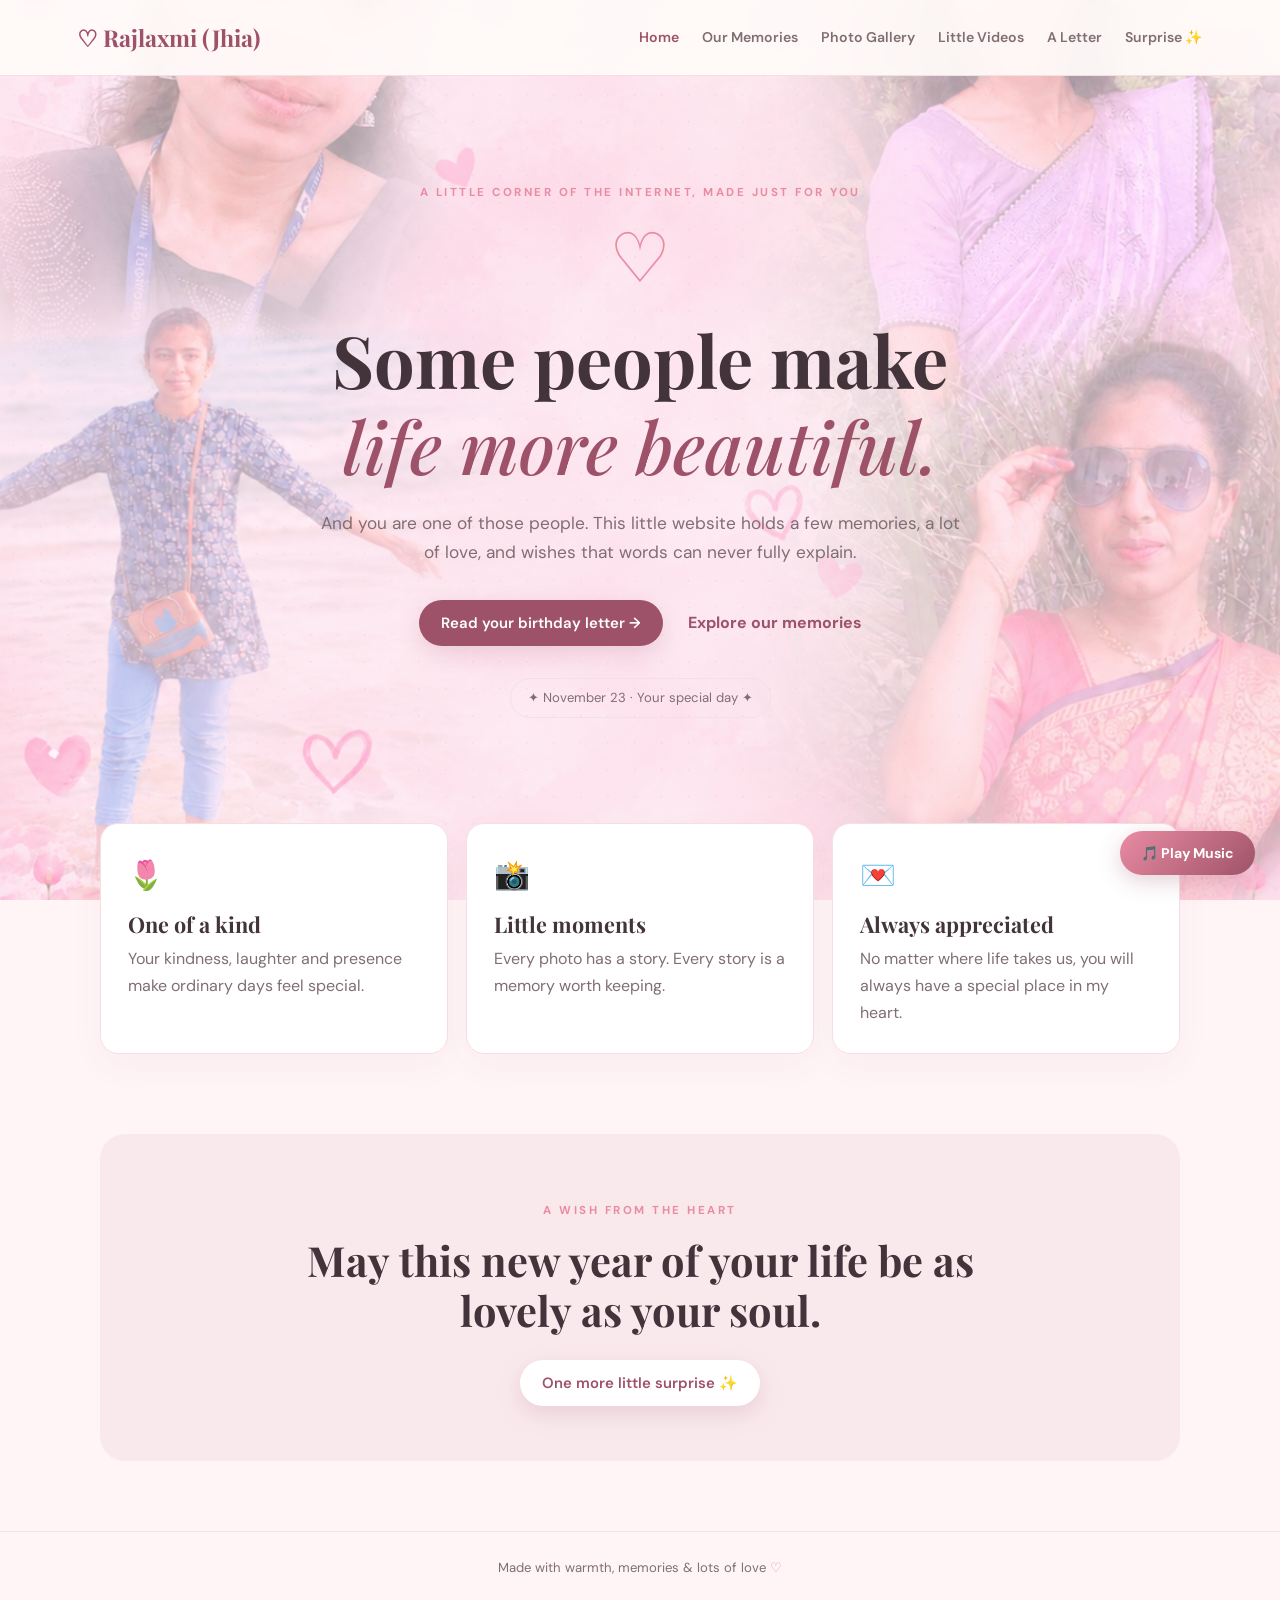
<file: forever_birthday_website/index.html>
<!DOCTYPE html>
<html lang="en">

<head>
    <meta charset="UTF-8">
    <meta name="viewport" content="width=device-width, initial-scale=1.0">
    <meta name="theme-color" content="#fff4f6">

    <title>For Someone Special ♡</title>

    <!-- Google Fonts -->
    <link rel="preconnect" href="https://fonts.googleapis.com">
    <link rel="preconnect" href="https://fonts.gstatic.com" crossorigin>

    <link href="https://fonts.googleapis.com/css2?family=DM+Sans:wght@400;500;600;700&family=Playfair+Display:wght@500;600;700&display=swap"
          rel="stylesheet">

    <!-- Existing CSS -->
    <link rel="stylesheet" href="./css/style.css">

    <!-- WATERMARK BACKGROUND CSS -->
   
    <style>
    body {
        position: relative;
        isolation: isolate;
        background-color: #fff4f6;
    }

    body::before {
        content: "";
        position: fixed;
        inset: 0;
        z-index: -1;
        pointer-events: none;

        background-image:
            linear-gradient(
                rgba(255, 244, 248, 0.20),
                rgba(255, 244, 248, 0.20)
            ),
            url("./assets/photos/rajlaxmi-watermark.png");

        background-size: cover;
        background-position: center;
        background-repeat: no-repeat;
    }

    /* Mobile screens */
    @media (max-width: 768px) {
        body::before {
            position: fixed;
            inset: 0;

            background-size: 100% auto;
            background-position: top center;
            background-repeat: repeat-y;
        }
    }
</style>

</head>

<body>

    <!-- Background Hearts -->
    <div class="hearts-bg" aria-hidden="true"></div>

    <!-- BACKGROUND BIRTHDAY MUSIC -->
    <audio id="bgMusic" loop preload="auto">
        <source src="./assets/music/Birthday-song.mp3" type="audio/mpeg">
    </audio>

    <!-- Music Control -->
    <button
        id="musicBtn"
        class="music-control"
        type="button"
        aria-label="Play background music">
        🎵 Play Music
    </button>

    <!-- HEADER / NAVIGATION -->
    <header class="site-header">

        <a class="brand" href="index.html">
            ♡ <span>Rajlaxmi (Jhia)</span>
        </a>

        <button
            class="menu-toggle"
            type="button"
            aria-label="Toggle navigation"
            aria-expanded="false">
            ☰
        </button>

        <nav class="nav" aria-label="Main navigation">

            <a class="active" href="index.html">Home</a>

            <a href="memories.html">Our Memories</a>

            <a href="gallery.html">Photo Gallery</a>

            <a href="videos.html">Little Videos</a>

            <a href="letter.html">A Letter</a>

            <a href="surprise.html">Surprise ✨</a>

        </nav>

    </header>

    <!-- MAIN CONTENT -->
    <main>

        <!-- HERO SECTION -->
        <section class="hero">

            <p class="eyebrow">
                A little corner of the internet, made just for you
            </p>

            <div class="hero-heart">♡</div>

            <h1>
                Some people make<br>
                <em>life more beautiful.</em>
            </h1>

            <p class="hero-copy">
                And you are one of those people. This little website holds a few
                memories, a lot of love, and wishes that words can never fully explain.
            </p>

            <div class="hero-actions">

                <a class="btn" href="letter.html">
                    Read your birthday letter <span>→</span>
                </a>

                <a class="text-link" href="gallery.html">
                    Explore our memories
                </a>

            </div>

            <div class="date-pill">
                ✦ November 23 · Your special day ✦
            </div>

        </section>

        <!-- INTRODUCTION CARDS -->
        <section class="intro-grid wrap">

            <article class="soft-card">

                <span class="card-icon">🌷</span>

                <h2>One of a kind</h2>

                <p>
                    Your kindness, laughter and presence make ordinary days feel special.
                </p>

            </article>

            <article class="soft-card">

                <span class="card-icon">📸</span>

                <h2>Little moments</h2>

                <p>
                    Every photo has a story. Every story is a memory worth keeping.
                </p>

            </article>

            <article class="soft-card">

                <span class="card-icon">💌</span>

                <h2>Always appreciated</h2>

                <p>
                    No matter where life takes us, you will always have a special place in my heart.
                </p>

            </article>

        </section>

        <!-- CLOSING SECTION -->
        <section class="closing wrap">

            <p class="eyebrow">
                A wish from the heart
            </p>

            <h2>
                May this new year of your life be as lovely as your soul.
            </h2>

            <a class="btn btn-light" href="surprise.html">
                One more little surprise ✨
            </a>

        </section>

    </main>

    <!-- FOOTER -->
    <footer>
        Made with warmth, memories & lots of love <span>♡</span>
    </footer>

    <!-- JAVASCRIPT -->
    <script src="./js/main.js"></script>

</body>

</html>
</file>
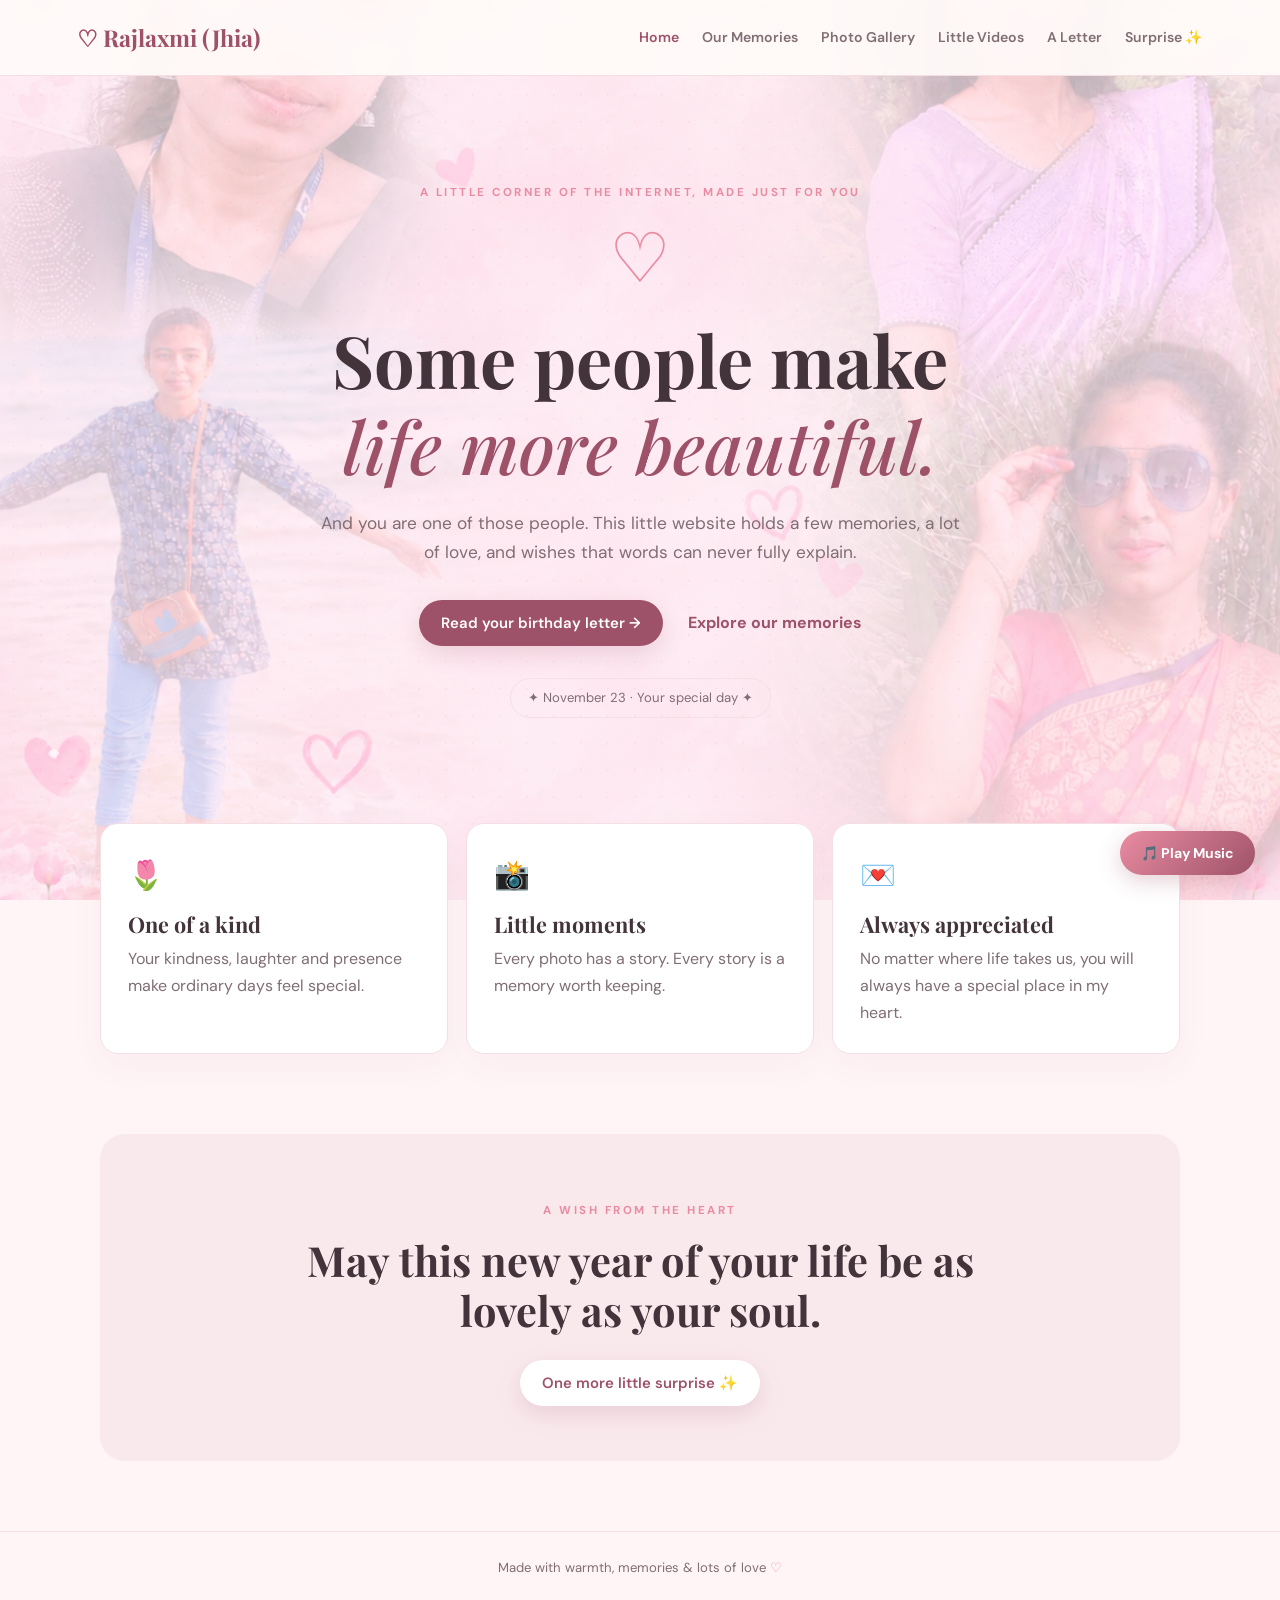
<file: birthday_website/forever_birthday_website/index.html>
<!DOCTYPE html>
<html lang="en">

<head>
    <meta charset="UTF-8">
    <meta name="viewport" content="width=device-width, initial-scale=1.0">
    <meta name="theme-color" content="#fff4f6">

    <title>For Someone Special ♡</title>

    <!-- Google Fonts -->
    <link rel="preconnect" href="https://fonts.googleapis.com">
    <link rel="preconnect" href="https://fonts.gstatic.com" crossorigin>

    <link href="https://fonts.googleapis.com/css2?family=DM+Sans:wght@400;500;600;700&family=Playfair+Display:wght@500;600;700&display=swap"
          rel="stylesheet">

    <!-- Existing CSS -->
    <link rel="stylesheet" href="./css/style.css">

    <!-- WATERMARK BACKGROUND CSS -->
    <style>
        body {
            position: relative;
            isolation: isolate;
            background-color: #fff4f6;
        }

        body::before {
            content: "";
            position: fixed;
            inset: 0;
            z-index: -1;
            pointer-events: none;

            background-image:
                linear-gradient(
                    rgba(255, 244, 248, 0.42),
                    rgba(255, 244, 248, 0.42)
                ),
                url("./assets/photos/rajlaxmi-watermark.png");

            background-size: cover;
            background-position: center center;
            background-repeat: no-repeat;
        }

        @media (max-width: 768px) {
            body::before {
                background-position: center;
                background-size: cover;
            }
        }
    </style>

</head>

<body>

    <!-- Background Hearts -->
    <div class="hearts-bg" aria-hidden="true"></div>

    <!-- BACKGROUND BIRTHDAY MUSIC -->
    <audio id="bgMusic" loop preload="auto">
        <source src="./assets/music/Birthday-song.mp3" type="audio/mpeg">
    </audio>

    <!-- Music Control -->
    <button
        id="musicBtn"
        class="music-control"
        type="button"
        aria-label="Play background music">
        🎵 Play Music
    </button>

    <!-- HEADER / NAVIGATION -->
    <header class="site-header">

        <a class="brand" href="index.html">
            ♡ <span>Rajlaxmi (Jhia)</span>
        </a>

        <button
            class="menu-toggle"
            type="button"
            aria-label="Toggle navigation"
            aria-expanded="false">
            ☰
        </button>

        <nav class="nav" aria-label="Main navigation">

            <a class="active" href="index.html">Home</a>

            <a href="memories.html">Our Memories</a>

            <a href="gallery.html">Photo Gallery</a>

            <a href="videos.html">Little Videos</a>

            <a href="letter.html">A Letter</a>

            <a href="surprise.html">Surprise ✨</a>

        </nav>

    </header>

    <!-- MAIN CONTENT -->
    <main>

        <!-- HERO SECTION -->
        <section class="hero">

            <p class="eyebrow">
                A little corner of the internet, made just for you
            </p>

            <div class="hero-heart">♡</div>

            <h1>
                Some people make<br>
                <em>life more beautiful.</em>
            </h1>

            <p class="hero-copy">
                And you are one of those people. This little website holds a few
                memories, a lot of love, and wishes that words can never fully explain.
            </p>

            <div class="hero-actions">

                <a class="btn" href="letter.html">
                    Read your birthday letter <span>→</span>
                </a>

                <a class="text-link" href="gallery.html">
                    Explore our memories
                </a>

            </div>

            <div class="date-pill">
                ✦ November 23 · Your special day ✦
            </div>

        </section>

        <!-- INTRODUCTION CARDS -->
        <section class="intro-grid wrap">

            <article class="soft-card">

                <span class="card-icon">🌷</span>

                <h2>One of a kind</h2>

                <p>
                    Your kindness, laughter and presence make ordinary days feel special.
                </p>

            </article>

            <article class="soft-card">

                <span class="card-icon">📸</span>

                <h2>Little moments</h2>

                <p>
                    Every photo has a story. Every story is a memory worth keeping.
                </p>

            </article>

            <article class="soft-card">

                <span class="card-icon">💌</span>

                <h2>Always appreciated</h2>

                <p>
                    No matter where life takes us, you will always have a special place in my heart.
                </p>

            </article>

        </section>

        <!-- CLOSING SECTION -->
        <section class="closing wrap">

            <p class="eyebrow">
                A wish from the heart
            </p>

            <h2>
                May this new year of your life be as lovely as your soul.
            </h2>

            <a class="btn btn-light" href="surprise.html">
                One more little surprise ✨
            </a>

        </section>

    </main>

    <!-- FOOTER -->
    <footer>
        Made with warmth, memories & lots of love <span>♡</span>
    </footer>

    <!-- JAVASCRIPT -->
    <script src="./js/main.js"></script>

</body>

</html>
</file>
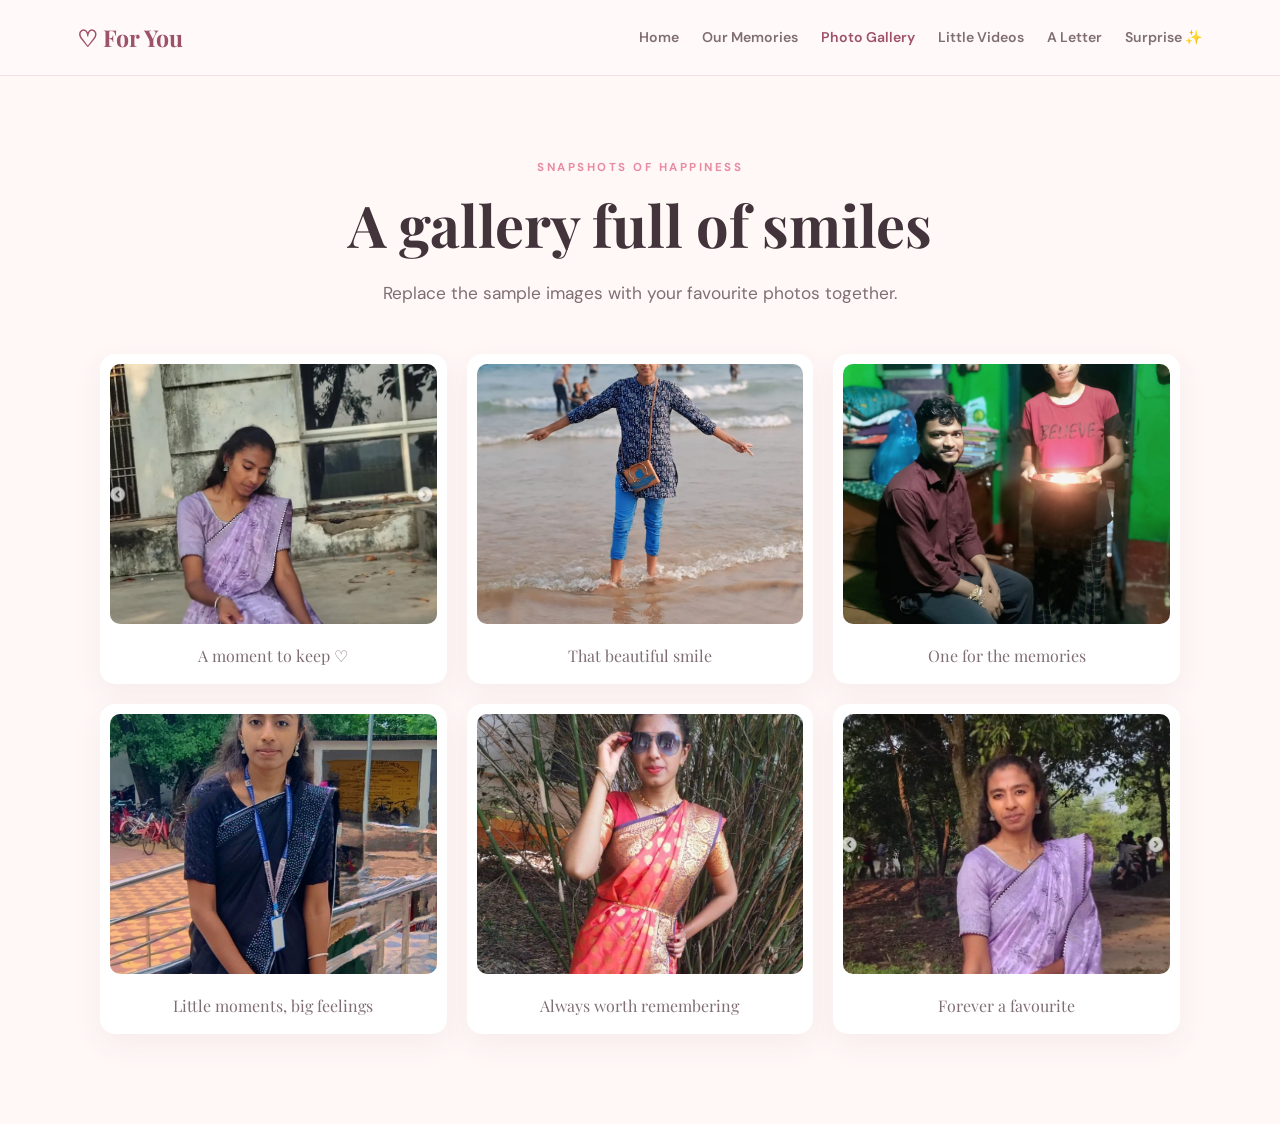
<file: forever_birthday_website/gallery.html>
<!DOCTYPE html><html lang="en"><head><meta charset="UTF-8"><meta name="viewport" content="width=device-width, initial-scale=1.0"><title>Photo Gallery ♡</title><link href="https://fonts.googleapis.com/css2?family=DM+Sans:wght@400;500;600;700&family=Playfair+Display:wght@500;600;700&display=swap" rel="stylesheet"><link rel="stylesheet" href="css/style.css"></head><body><header class="site-header"><a class="brand" href="index.html">♡ <span>For You</span></a><button class="menu-toggle">☰</button><nav class="nav"><a href="index.html">Home</a><a href="memories.html">Our Memories</a><a class="active" href="gallery.html">Photo Gallery</a><a href="videos.html">Little Videos</a><a href="letter.html">A Letter</a><a href="surprise.html">Surprise ✨</a></nav></header><main class="page wrap"><p class="eyebrow">Snapshots of happiness</p><h1>A gallery full of smiles</h1><p class="lead">Replace the sample images with your favourite photos together.</p><div class="photo-grid" id="photoGrid">
<figure><img src="assets/photos/photo-1.jpg" alt="Memory photo 1"><figcaption>A moment to keep ♡</figcaption></figure>
<figure><img src="assets/photos/photo-2.jpg" alt="Memory photo 2"><figcaption>That beautiful smile</figcaption></figure>
<figure><img src="assets/photos/photo-3.jpg" alt="Memory photo 3"><figcaption>One for the memories</figcaption></figure>
<figure><img src="assets/photos/photo-4.jpg" alt="Memory photo 4"><figcaption>Little moments, big feelings</figcaption></figure>
<figure><img src="assets/photos/photo-5.jpg" alt="Memory photo 5"><figcaption>Always worth remembering</figcaption></figure>
<figure><img src="assets/photos/photo-6.jpg" alt="Memory photo 6"><figcaption>Forever a favourite</figcaption></figure>
<script src="js/main.js"></script></body></html>
</file>
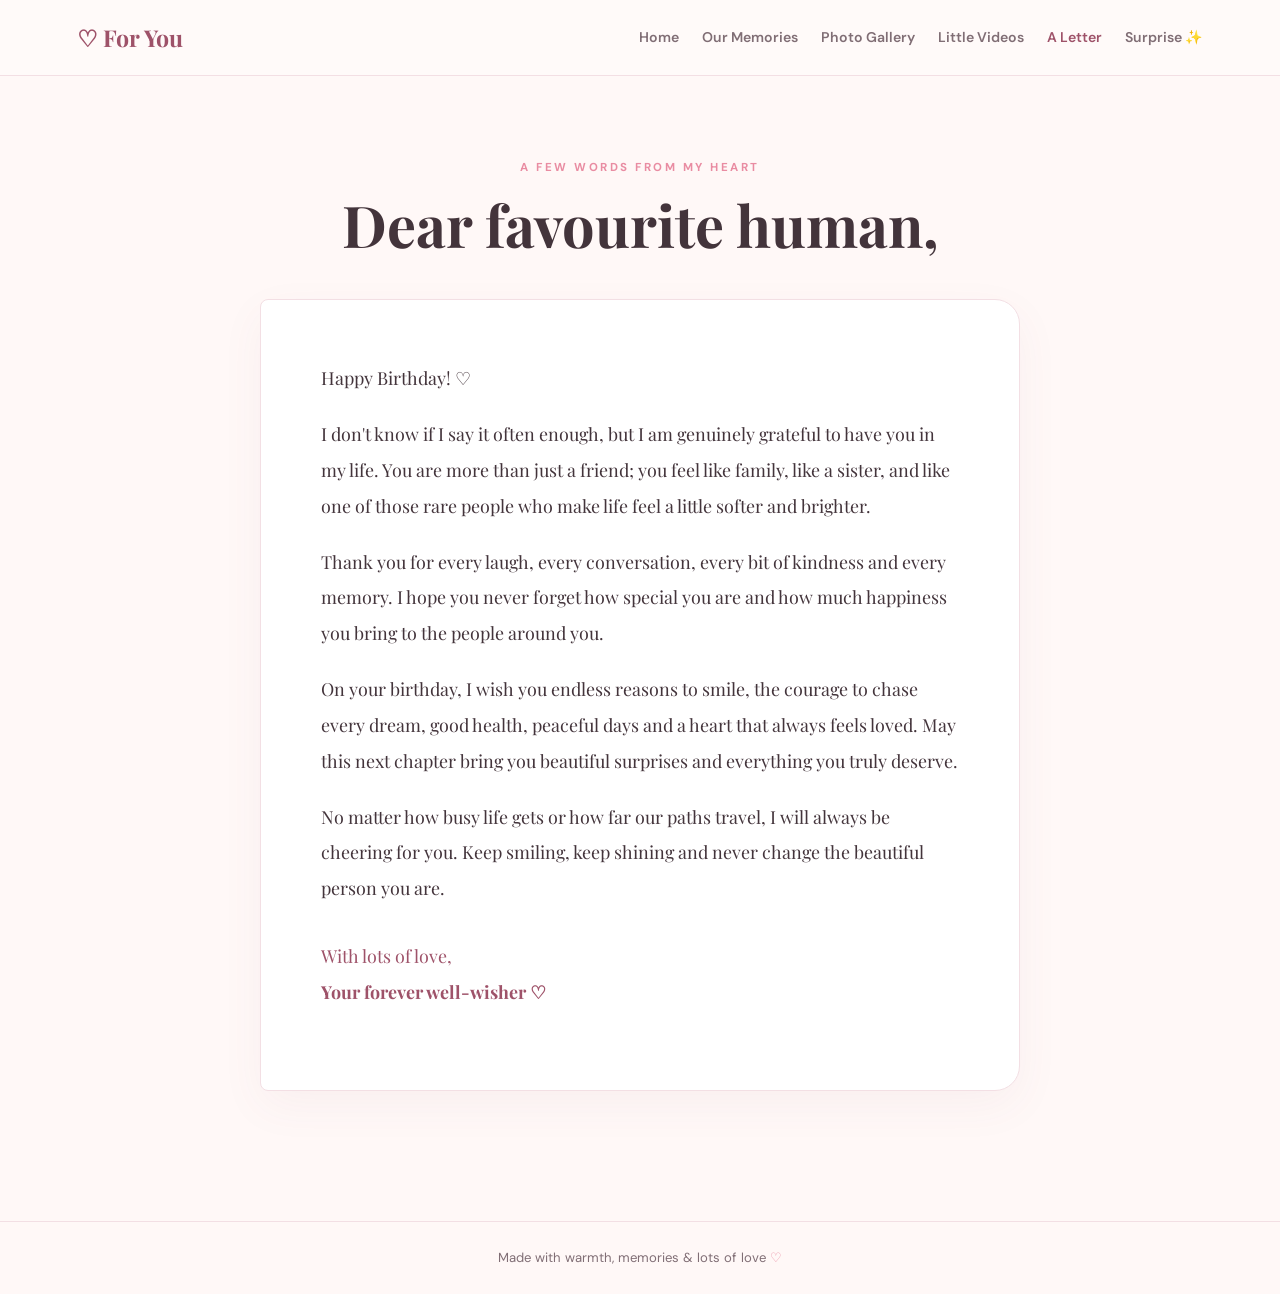
<file: forever_birthday_website/letter.html>
<!DOCTYPE html><html lang="en"><head><meta charset="UTF-8"><meta name="viewport" content="width=device-width, initial-scale=1.0"><title>A Letter For You ♡</title><link href="https://fonts.googleapis.com/css2?family=DM+Sans:wght@400;500;600;700&family=Playfair+Display:wght@500;600;700&display=swap" rel="stylesheet"><link rel="stylesheet" href="css/style.css"></head><body><header class="site-header"><a class="brand" href="index.html">♡ <span>For You</span></a><button class="menu-toggle">☰</button><nav class="nav"><a href="index.html">Home</a><a href="memories.html">Our Memories</a><a href="gallery.html">Photo Gallery</a><a href="videos.html">Little Videos</a><a class="active" href="letter.html">A Letter</a><a href="surprise.html">Surprise ✨</a></nav></header><main class="page wrap"><p class="eyebrow">A few words from my heart</p><h1>Dear favourite human,</h1><article class="letter"><p>Happy Birthday! ♡</p><p>I don't know if I say it often enough, but I am genuinely grateful to have you in my life. You are more than just a friend; you feel like family, like a sister, and like one of those rare people who make life feel a little softer and brighter.</p><p>Thank you for every laugh, every conversation, every bit of kindness and every memory. I hope you never forget how special you are and how much happiness you bring to the people around you.</p><p>On your birthday, I wish you endless reasons to smile, the courage to chase every dream, good health, peaceful days and a heart that always feels loved. May this next chapter bring you beautiful surprises and everything you truly deserve.</p><p>No matter how busy life gets or how far our paths travel, I will always be cheering for you. Keep smiling, keep shining and never change the beautiful person you are.</p><p class="signoff">With lots of love,<br><strong>Your forever well-wisher ♡</strong></p></article></main><footer>Made with warmth, memories & lots of love <span>♡</span></footer><script src="js/main.js"></script></body></html>
</file>
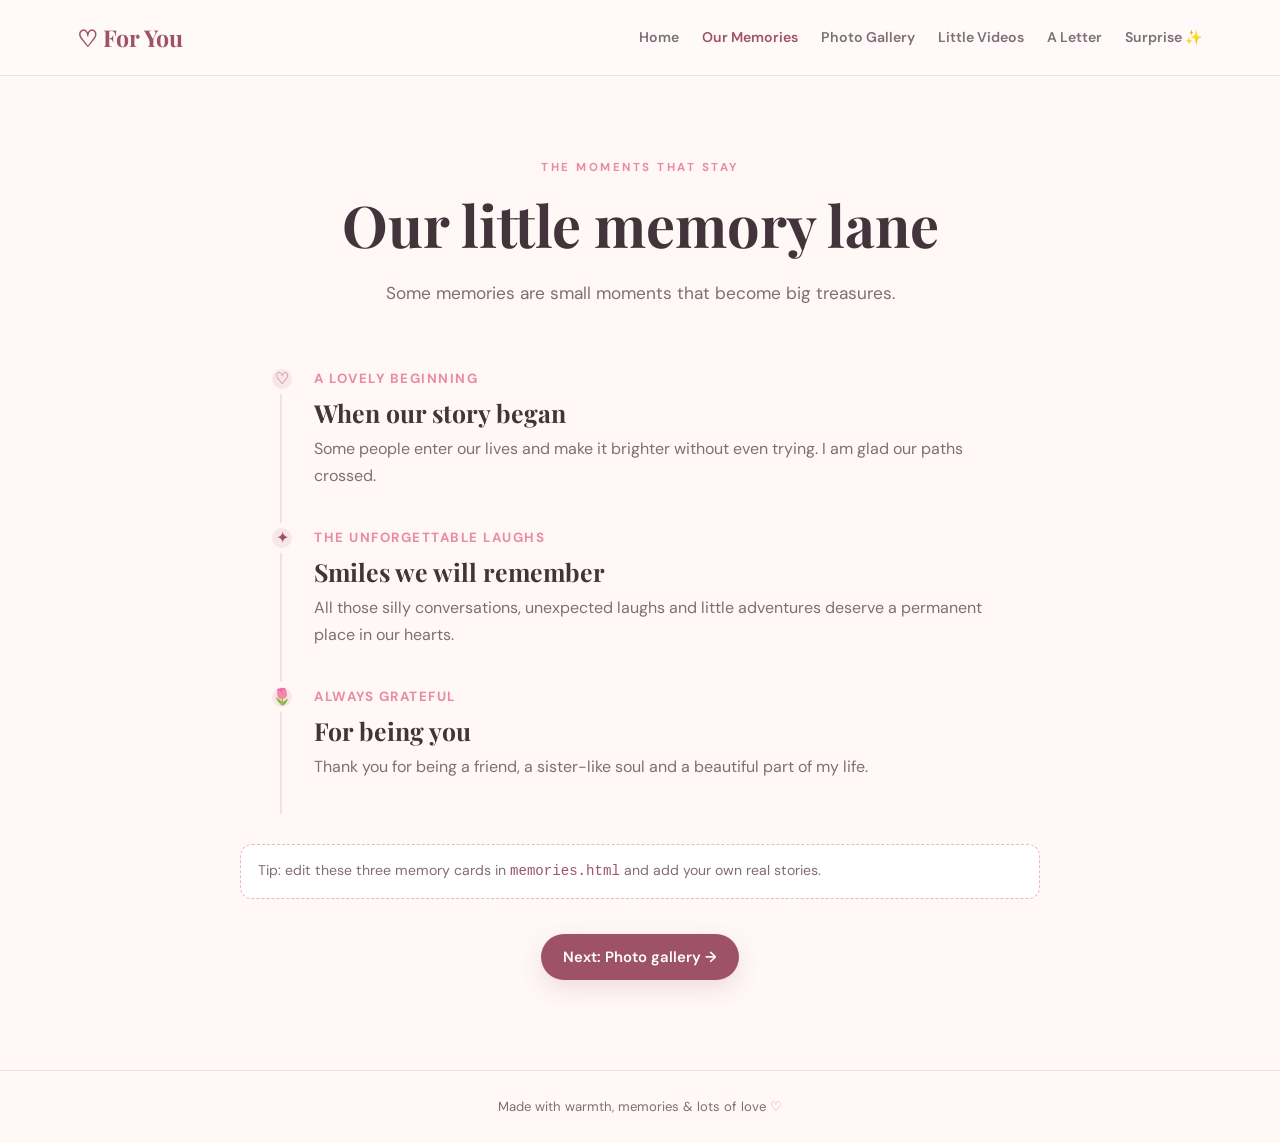
<file: forever_birthday_website/memories.html>
<!DOCTYPE html><html lang="en"><head><meta charset="UTF-8"><meta name="viewport" content="width=device-width, initial-scale=1.0"><title>Our Memories ♡</title><link href="https://fonts.googleapis.com/css2?family=DM+Sans:wght@400;500;600;700&family=Playfair+Display:wght@500;600;700&display=swap" rel="stylesheet"><link rel="stylesheet" href="css/style.css"></head><body><header class="site-header"><a class="brand" href="index.html">♡ <span>For You</span></a><button class="menu-toggle">☰</button><nav class="nav"><a href="index.html">Home</a><a class="active" href="memories.html">Our Memories</a><a href="gallery.html">Photo Gallery</a><a href="videos.html">Little Videos</a><a href="letter.html">A Letter</a><a href="surprise.html">Surprise ✨</a></nav></header><main class="page wrap"><p class="eyebrow">The moments that stay</p><h1>Our little memory lane</h1><p class="lead">Some memories are small moments that become big treasures.</p><div class="timeline">
<div class="memory"><span class="memory-dot">♡</span><div><small>A lovely beginning</small><h2>When our story began</h2><p>Some people enter our lives and make it brighter without even trying. I am glad our paths crossed.</p></div></div>
<div class="memory"><span class="memory-dot">✦</span><div><small>The unforgettable laughs</small><h2>Smiles we will remember</h2><p>All those silly conversations, unexpected laughs and little adventures deserve a permanent place in our hearts.</p></div></div>
<div class="memory"><span class="memory-dot">🌷</span><div><small>Always grateful</small><h2>For being you</h2><p>Thank you for being a friend, a sister-like soul and a beautiful part of my life.</p></div></div>
</div><p class="note">Tip: edit these three memory cards in <code>memories.html</code> and add your own real stories.</p><div class="page-nav"><a class="btn" href="gallery.html">Next: Photo gallery →</a></div></main><footer>Made with warmth, memories & lots of love <span>♡</span></footer><script src="js/main.js"></script></body></html>
</file>
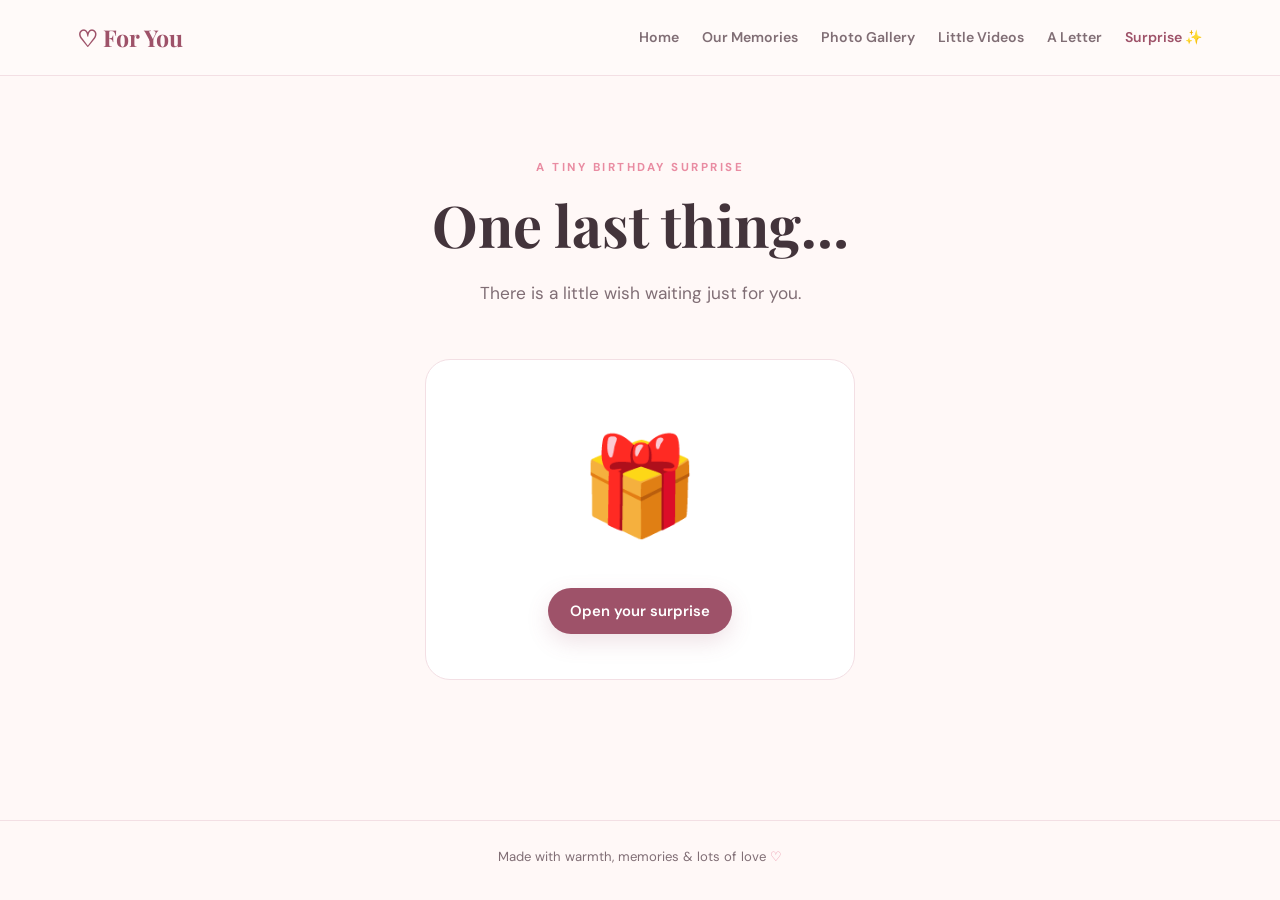
<file: forever_birthday_website/surprise.html>
<!DOCTYPE html><html lang="en"><head><meta charset="UTF-8"><meta name="viewport" content="width=device-width, initial-scale=1.0"><title>Your Surprise ♡</title><link href="https://fonts.googleapis.com/css2?family=DM+Sans:wght@400;500;600;700&family=Playfair+Display:wght@500;600;700&display=swap" rel="stylesheet"><link rel="stylesheet" href="css/style.css"></head><body><header class="site-header"><a class="brand" href="index.html">♡ <span>For You</span></a><button class="menu-toggle">☰</button><nav class="nav"><a href="index.html">Home</a><a href="memories.html">Our Memories</a><a href="gallery.html">Photo Gallery</a><a href="videos.html">Little Videos</a><a href="letter.html">A Letter</a><a class="active" href="surprise.html">Surprise ✨</a></nav></header><main class="page wrap surprise-page"><p class="eyebrow">A tiny birthday surprise</p><h1>One last thing…</h1><p class="lead">There is a little wish waiting just for you.</p><div class="gift-box" id="giftBox"><div class="gift-emoji">🎁</div><button class="btn" id="openGift">Open your surprise</button></div><div class="surprise-message hidden" id="surpriseMessage"><div class="big-heart">💗</div><h2>Happy Birthday!</h2><p>May you always find love in little things, strength in difficult moments, and happiness in every new beginning. The world is brighter with you in it. Never forget that you are loved, valued and celebrated. ♡</p><div class="confetti-word">You deserve the very best ✨</div></div></main><footer>Made with warmth, memories & lots of love <span>♡</span></footer><script src="js/main.js"></script></body></html>
</file>
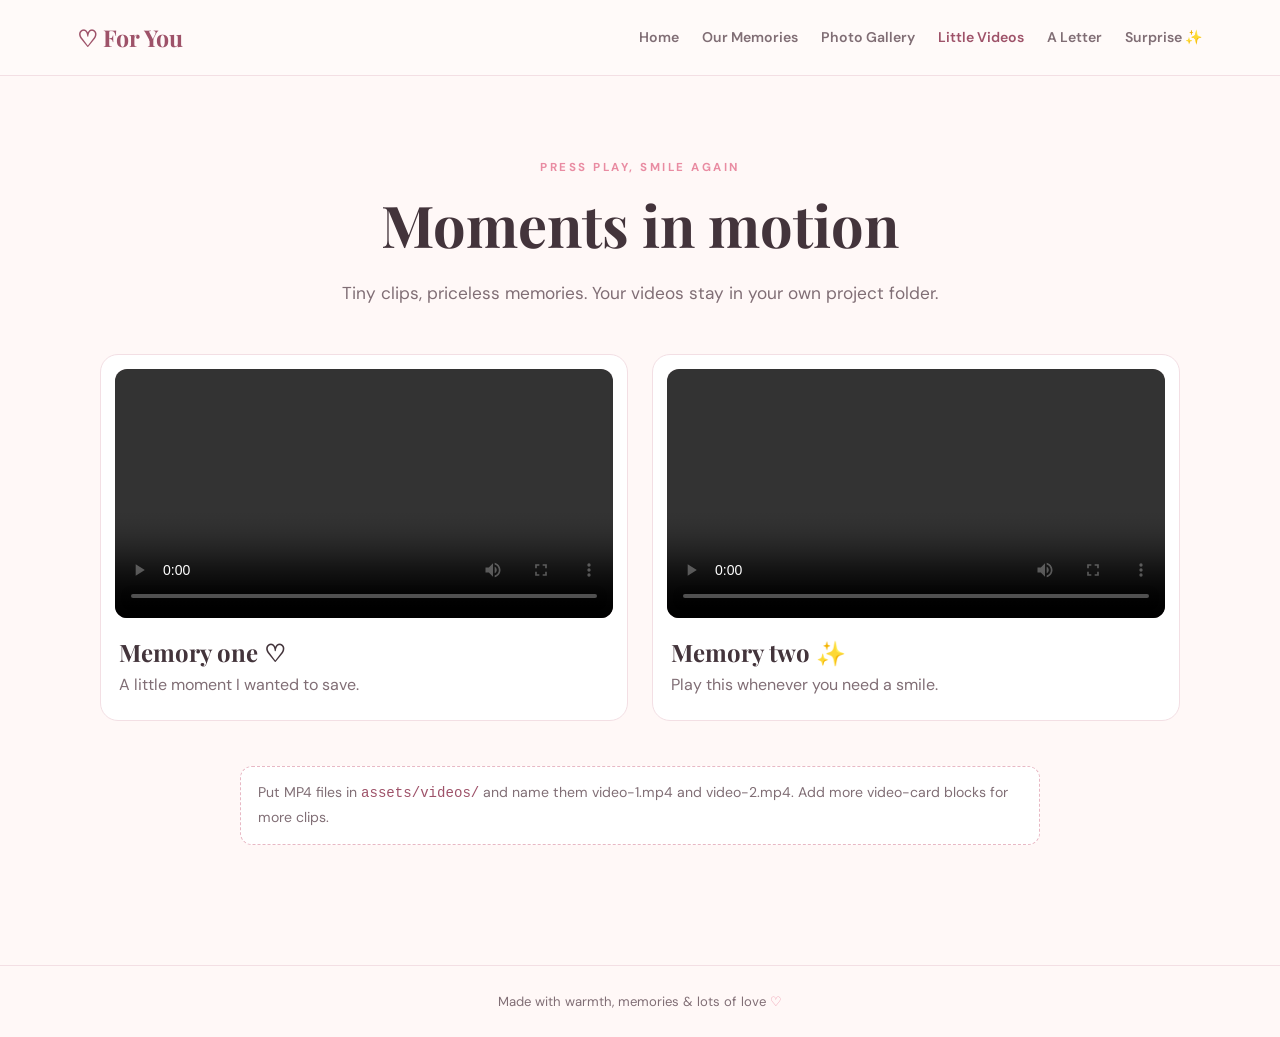
<file: forever_birthday_website/videos.html>
<!DOCTYPE html><html lang="en"><head><meta charset="UTF-8"><meta name="viewport" content="width=device-width, initial-scale=1.0"><title>Little Videos ♡</title><link href="https://fonts.googleapis.com/css2?family=DM+Sans:wght@400;500;600;700&family=Playfair+Display:wght@500;600;700&display=swap" rel="stylesheet"><link rel="stylesheet" href="css/style.css"></head><body><header class="site-header"><a class="brand" href="index.html">♡ <span>For You</span></a><button class="menu-toggle">☰</button><nav class="nav"><a href="index.html">Home</a><a href="memories.html">Our Memories</a><a href="gallery.html">Photo Gallery</a><a class="active" href="videos.html">Little Videos</a><a href="letter.html">A Letter</a><a href="surprise.html">Surprise ✨</a></nav></header><main class="page wrap"><p class="eyebrow">Press play, smile again</p><h1>Moments in motion</h1><p class="lead">Tiny clips, priceless memories. Your videos stay in your own project folder.</p><div class="video-grid"><article class="video-card"><video controls preload="metadata"><source src="assets/videos/video-1.mp4" type="video/mp4">Your browser does not support video.</video><h2>Memory one ♡</h2><p>A little moment I wanted to save.</p></article><article class="video-card"><video controls preload="metadata"><source src="assets/videos/video-2.mp4" type="video/mp4">Your browser does not support video.</video><h2>Memory two ✨</h2><p>Play this whenever you need a smile.</p></article></div><p class="note">Put MP4 files in <code>assets/videos/</code> and name them video-1.mp4 and video-2.mp4. Add more video-card blocks for more clips.</p></main><footer>Made with warmth, memories & lots of love <span>♡</span></footer><script src="js/main.js"></script></body></html>
</file>
<file: forever_birthday_website/css/style.css>
* {
    box-sizing: border-box;
}

:root {
    --pink: #e98ca2;
    --deep: #9e5269;
    --ink: #43343b;
    --muted: #806e75;
    --cream: #fff8f7;
    --line: #f3dfe4;
}

body {
    margin: 0;
    background: var(--cream);
    color: var(--ink);
    font-family: 'DM Sans', sans-serif;
    line-height: 1.7;
}

/* HEADER */

.site-header {
    height: auto;
    min-height: 76px;
    padding: 16px 6%;
    display: flex;
    align-items: center;
    justify-content: space-between;
    background: #fffaf9ef;
    border-bottom: 1px solid var(--line);
    position: sticky;
    top: 0;
    z-index: 10;
    backdrop-filter: blur(12px);
}

.brand {
    text-decoration: none;
    color: var(--deep);
    font-family: 'Playfair Display', serif;
    font-size: 1.45rem;
    font-weight: 700;
}

.nav {
    display: flex;
    gap: 23px;
    align-items: center;
}

.nav a {
    font-size: .88rem;
    text-decoration: none;
    color: var(--muted);
    font-weight: 600;
}

.nav a:hover,
.nav a.active {
    color: var(--deep);
}

.menu-toggle {
    display: none;
    border: 0;
    background: none;
    font-size: 1.5rem;
    color: var(--deep);
}

/* HERO SECTION */

.hero {
    text-align: center;
    padding: 95px 20px 85px;
    max-width: 850px;
    margin: auto;
}

.eyebrow {
    text-transform: uppercase;
    letter-spacing: 2.5px;
    font-size: .72rem;
    font-weight: 700;
    color: var(--pink);
}

.hero-heart {
    font-size: 4.3rem;
    color: var(--pink);
    line-height: 1.3;
    animation: pulse 1.8s infinite;
}

h1,
h2 {
    font-family: 'Playfair Display', serif;
    line-height: 1.2;
}

h1 {
    font-size: clamp(2.5rem, 6vw, 4.5rem);
    margin: 13px 0 20px;
}

h1 em {
    color: var(--deep);
    font-weight: 500;
}

.hero-copy,
.lead {
    max-width: 650px;
    margin: 0 auto;
    color: var(--muted);
    font-size: 1.08rem;
}

/* BUTTONS */

.hero-actions {
    display: flex;
    gap: 25px;
    justify-content: center;
    align-items: center;
    margin: 32px 0;
}

.btn {
    display: inline-block;
    padding: 13px 22px;
    border-radius: 30px;
    background: var(--deep);
    color: white;
    text-decoration: none;
    border: 0;
    font: 600 .93rem 'DM Sans';
    cursor: pointer;
    box-shadow: 0 8px 22px #9e52692b;
    transition: .3s;
}

.btn:hover {
    transform: translateY(-2px);
    background: #854258;
}

.text-link {
    color: var(--deep);
    font-weight: 700;
    text-decoration: none;
}

.date-pill {
    display: inline-block;
    padding: 8px 17px;
    border: 1px solid var(--line);
    border-radius: 30px;
    color: var(--muted);
    font-size: .82rem;
}

/* BACKGROUND MUSIC BUTTON */

.music-control {
    position: fixed;
    bottom: 25px;
    right: 25px;
    z-index: 9999;

    display: flex;
    align-items: center;
    gap: 8px;

    background: linear-gradient(135deg, #e98ca2, #9e5269);
    color: white;

    border: none;
    border-radius: 30px;

    padding: 13px 21px;

    font-family: 'DM Sans', sans-serif;
    font-size: 14px;
    font-weight: 700;

    cursor: pointer;

    box-shadow: 0 6px 22px #9e526945;

    transition: all .3s ease;
}

.music-control:hover {
    transform: translateY(-4px) scale(1.04);
    box-shadow: 0 10px 25px #9e526955;
}

.music-control:active {
    transform: scale(.95);
}

/* Optional playing animation */

.music-control.playing {
    animation: musicPulse 1.5s infinite;
}

@keyframes musicPulse {
    0% {
        box-shadow: 0 6px 22px #9e526945;
    }

    50% {
        box-shadow: 0 6px 30px #e98ca2;
    }

    100% {
        box-shadow: 0 6px 22px #9e526945;
    }
}

/* INTRO CARDS */

.wrap {
    width: min(1080px, 88%);
    margin: auto;
}

.intro-grid {
    display: grid;
    grid-template-columns: repeat(3, 1fr);
    gap: 18px;
    padding: 20px 0 80px;
}

.soft-card {
    background: #fff;
    border: 1px solid var(--line);
    border-radius: 18px;
    padding: 27px;
    box-shadow: 0 12px 35px #8c53600b;
    transition: .3s;
}

.soft-card:hover {
    transform: translateY(-6px);
    box-shadow: 0 15px 35px #8c53601a;
}

.card-icon {
    font-size: 1.8rem;
}

.soft-card h2 {
    font-size: 1.35rem;
    margin: 12px 0 7px;
}

.soft-card p,
.video-card p {
    color: var(--muted);
    margin: 0;
}

/* CLOSING SECTION */

.closing {
    text-align: center;
    background: #f9e9ed;
    border-radius: 25px;
    padding: 55px 20px;
    margin-bottom: 70px;
}

.closing h2 {
    font-size: clamp(1.7rem, 4vw, 2.6rem);
    max-width: 700px;
    margin: 15px auto 25px;
}

.btn-light {
    background: #fff;
    color: var(--deep);
}

/* FOOTER */

footer {
    text-align: center;
    padding: 25px;
    color: var(--muted);
    font-size: .82rem;
    border-top: 1px solid var(--line);
}

footer span {
    color: var(--pink);
}

/* COMMON PAGE */

.page {
    padding: 70px 0 90px;
    min-height: 75vh;
}

.page > h1 {
    text-align: center;
    font-size: clamp(2.4rem, 5vw, 3.6rem);
}

.page > .eyebrow,
.page > .lead {
    text-align: center;
}

/* MEMORIES TIMELINE */

.timeline {
    max-width: 720px;
    margin: 55px auto 25px;
    border-left: 2px solid var(--line);
    padding-left: 32px;
}

.memory {
    position: relative;
    padding: 0 0 34px;
}

.memory-dot {
    position: absolute;
    left: -47px;
    top: 0;
    background: #f9e6eb;
    border: 5px solid var(--cream);
    width: 30px;
    height: 30px;
    border-radius: 50%;
    text-align: center;
    color: var(--deep);
    line-height: 20px;
}

.memory small {
    color: var(--pink);
    text-transform: uppercase;
    letter-spacing: 1.5px;
    font-weight: 700;
}

.memory h2 {
    margin: 7px 0;
    font-size: 1.55rem;
}

.memory p {
    margin: 0;
    color: var(--muted);
}

/* NOTE */

.note {
    background: #fff;
    border: 1px dashed #e8b8c4;
    border-radius: 12px;
    padding: 14px 17px;
    color: var(--muted);
    font-size: .88rem;
    margin: 30px auto;
    max-width: 800px;
}

.note code {
    color: var(--deep);
}

.page-nav {
    text-align: center;
    margin-top: 35px;
}

/* PHOTO GALLERY */

.photo-grid {
    display: grid;
    grid-template-columns: repeat(3, 1fr);
    gap: 20px;
    margin-top: 45px;
}

.photo-grid figure {
    margin: 0;
    background: white;
    padding: 10px 10px 15px;
    border-radius: 15px;
    box-shadow: 0 10px 30px #7c4d5a12;
    cursor: zoom-in;
    transition: .2s;
}

.photo-grid figure:hover {
    transform: translateY(-5px) rotate(-.5deg);
}

.photo-grid img {
    width: 100%;
    height: 260px;
    object-fit: cover;
    border-radius: 10px;
    background: #f6e5e9;
}

.photo-grid figcaption {
    text-align: center;
    padding: 10px 5px 0;
    color: var(--muted);
    font-family: 'Playfair Display', serif;
}

/* LIGHTBOX */

.lightbox {
    display: none;
    position: fixed;
    inset: 0;
    background: #21151def;
    z-index: 30;
    align-items: center;
    justify-content: center;
    padding: 30px;
}

.lightbox.show {
    display: flex;
}

.lightbox img {
    max-width: min(90vw, 900px);
    max-height: 85vh;
    border-radius: 12px;
}

.lightbox-close {
    position: absolute;
    right: 25px;
    top: 15px;
    background: none;
    border: 0;
    color: white;
    font-size: 2.5rem;
    cursor: pointer;
}

/* VIDEOS */

.video-grid {
    display: grid;
    grid-template-columns: 1fr 1fr;
    gap: 24px;
    margin: 45px auto;
}

.video-card {
    background: white;
    border: 1px solid var(--line);
    border-radius: 18px;
    padding: 14px;
}

.video-card video {
    width: 100%;
    border-radius: 12px;
    background: #f3e2e6;
    max-height: 380px;
}

.video-card h2 {
    margin: 12px 4px 4px;
}

.video-card p {
    margin: 0 4px 8px;
}

/* LETTER */

.letter {
    max-width: 760px;
    margin: 40px auto;
    background: #fff;
    padding: clamp(25px, 6vw, 60px);
    border: 1px solid var(--line);
    border-radius: 8px 25px 25px 8px;
    box-shadow: 0 15px 45px #8c53600d;
    font-family: 'Playfair Display', serif;
    font-size: 1.12rem;
    line-height: 2;
}

.letter p {
    margin: 0 0 20px;
}

.signoff {
    color: var(--deep);
    padding-top: 12px;
}

/* SURPRISE PAGE */

.surprise-page {
    text-align: center;
}

.gift-box {
    margin: 50px auto;
    background: #fff;
    border: 1px solid var(--line);
    border-radius: 25px;
    padding: 45px 20px;
    max-width: 430px;
}

.gift-emoji {
    font-size: 6rem;
    margin-bottom: 20px;
    animation: bob 2s infinite;
}

.surprise-message {
    max-width: 650px;
    margin: 30px auto;
    padding: 40px;
    background: #fff;
    border: 1px solid var(--line);
    border-radius: 24px;
    box-shadow: 0 15px 40px #9e52691a;
}

.surprise-message h2 {
    font-size: 2.5rem;
    color: var(--deep);
}

.surprise-message p {
    color: var(--muted);
    font-size: 1.05rem;
}

.big-heart {
    font-size: 3.5rem;
}

.confetti-word {
    color: var(--deep);
    font-weight: 700;
}

.hidden {
    display: none;
}

/* BACKGROUND */

.hearts-bg {
    position: fixed;
    inset: 0;
    pointer-events: none;
    z-index: -1;
    opacity: .12;
    background-image: radial-gradient(#e98ca2 1px, transparent 1px);
    background-size: 27px 27px;
}

/* ANIMATIONS */

@keyframes pulse {
    50% {
        transform: scale(1.12);
    }
}

@keyframes bob {
    50% {
        transform: translateY(-9px);
    }
}

/* TABLET RESPONSIVE */

@media(max-width: 850px) {

    .nav {
        gap: 12px;
    }

    .nav a {
        font-size: .78rem;
    }
}

/* MOBILE RESPONSIVE */

@media(max-width: 700px) {

    .site-header {
        padding: 14px 6%;
    }

    .menu-toggle {
        display: block;
    }

    .nav {
        display: none;
        position: absolute;
        top: 68px;
        left: 0;
        right: 0;
        background: #fffaf9;
        padding: 18px 7%;
        border-bottom: 1px solid var(--line);
        flex-direction: column;
        align-items: flex-start;
        gap: 14px;
    }

    .nav.open {
        display: flex;
    }

    .hero {
        padding: 70px 20px;
    }

    .hero-actions {
        flex-direction: column;
        gap: 16px;
    }

    .intro-grid {
        grid-template-columns: 1fr;
        padding-bottom: 50px;
    }

    .photo-grid {
        grid-template-columns: repeat(2, 1fr);
        gap: 12px;
    }

    .photo-grid img {
        height: 190px;
    }

    .video-grid {
        grid-template-columns: 1fr;
    }

    .page {
        padding-top: 50px;
    }

    .music-control {
        bottom: 15px;
        right: 15px;
        padding: 11px 17px;
        font-size: 12px;
    }
}

/* SMALL MOBILE */

@media(max-width: 420px) {

    .photo-grid {
        grid-template-columns: 1fr;
    }

    .photo-grid img {
        height: 250px;
    }

    .brand {
        font-size: 1.2rem;
    }
}
</file>
<file: birthday_website/forever_birthday_website/css/style.css>
* {
    box-sizing: border-box;
}

:root {
    --pink: #e98ca2;
    --deep: #9e5269;
    --ink: #43343b;
    --muted: #806e75;
    --cream: #fff8f7;
    --line: #f3dfe4;
}

body {
    margin: 0;
    background: var(--cream);
    color: var(--ink);
    font-family: 'DM Sans', sans-serif;
    line-height: 1.7;
}

/* HEADER */

.site-header {
    height: auto;
    min-height: 76px;
    padding: 16px 6%;
    display: flex;
    align-items: center;
    justify-content: space-between;
    background: #fffaf9ef;
    border-bottom: 1px solid var(--line);
    position: sticky;
    top: 0;
    z-index: 10;
    backdrop-filter: blur(12px);
}

.brand {
    text-decoration: none;
    color: var(--deep);
    font-family: 'Playfair Display', serif;
    font-size: 1.45rem;
    font-weight: 700;
}

.nav {
    display: flex;
    gap: 23px;
    align-items: center;
}

.nav a {
    font-size: .88rem;
    text-decoration: none;
    color: var(--muted);
    font-weight: 600;
}

.nav a:hover,
.nav a.active {
    color: var(--deep);
}

.menu-toggle {
    display: none;
    border: 0;
    background: none;
    font-size: 1.5rem;
    color: var(--deep);
}

/* HERO SECTION */

.hero {
    text-align: center;
    padding: 95px 20px 85px;
    max-width: 850px;
    margin: auto;
}

.eyebrow {
    text-transform: uppercase;
    letter-spacing: 2.5px;
    font-size: .72rem;
    font-weight: 700;
    color: var(--pink);
}

.hero-heart {
    font-size: 4.3rem;
    color: var(--pink);
    line-height: 1.3;
    animation: pulse 1.8s infinite;
}

h1,
h2 {
    font-family: 'Playfair Display', serif;
    line-height: 1.2;
}

h1 {
    font-size: clamp(2.5rem, 6vw, 4.5rem);
    margin: 13px 0 20px;
}

h1 em {
    color: var(--deep);
    font-weight: 500;
}

.hero-copy,
.lead {
    max-width: 650px;
    margin: 0 auto;
    color: var(--muted);
    font-size: 1.08rem;
}

/* BUTTONS */

.hero-actions {
    display: flex;
    gap: 25px;
    justify-content: center;
    align-items: center;
    margin: 32px 0;
}

.btn {
    display: inline-block;
    padding: 13px 22px;
    border-radius: 30px;
    background: var(--deep);
    color: white;
    text-decoration: none;
    border: 0;
    font: 600 .93rem 'DM Sans';
    cursor: pointer;
    box-shadow: 0 8px 22px #9e52692b;
    transition: .3s;
}

.btn:hover {
    transform: translateY(-2px);
    background: #854258;
}

.text-link {
    color: var(--deep);
    font-weight: 700;
    text-decoration: none;
}

.date-pill {
    display: inline-block;
    padding: 8px 17px;
    border: 1px solid var(--line);
    border-radius: 30px;
    color: var(--muted);
    font-size: .82rem;
}

/* BACKGROUND MUSIC BUTTON */

.music-control {
    position: fixed;
    bottom: 25px;
    right: 25px;
    z-index: 9999;

    display: flex;
    align-items: center;
    gap: 8px;

    background: linear-gradient(135deg, #e98ca2, #9e5269);
    color: white;

    border: none;
    border-radius: 30px;

    padding: 13px 21px;

    font-family: 'DM Sans', sans-serif;
    font-size: 14px;
    font-weight: 700;

    cursor: pointer;

    box-shadow: 0 6px 22px #9e526945;

    transition: all .3s ease;
}

.music-control:hover {
    transform: translateY(-4px) scale(1.04);
    box-shadow: 0 10px 25px #9e526955;
}

.music-control:active {
    transform: scale(.95);
}

/* Optional playing animation */

.music-control.playing {
    animation: musicPulse 1.5s infinite;
}

@keyframes musicPulse {
    0% {
        box-shadow: 0 6px 22px #9e526945;
    }

    50% {
        box-shadow: 0 6px 30px #e98ca2;
    }

    100% {
        box-shadow: 0 6px 22px #9e526945;
    }
}

/* INTRO CARDS */

.wrap {
    width: min(1080px, 88%);
    margin: auto;
}

.intro-grid {
    display: grid;
    grid-template-columns: repeat(3, 1fr);
    gap: 18px;
    padding: 20px 0 80px;
}

.soft-card {
    background: #fff;
    border: 1px solid var(--line);
    border-radius: 18px;
    padding: 27px;
    box-shadow: 0 12px 35px #8c53600b;
    transition: .3s;
}

.soft-card:hover {
    transform: translateY(-6px);
    box-shadow: 0 15px 35px #8c53601a;
}

.card-icon {
    font-size: 1.8rem;
}

.soft-card h2 {
    font-size: 1.35rem;
    margin: 12px 0 7px;
}

.soft-card p,
.video-card p {
    color: var(--muted);
    margin: 0;
}

/* CLOSING SECTION */

.closing {
    text-align: center;
    background: #f9e9ed;
    border-radius: 25px;
    padding: 55px 20px;
    margin-bottom: 70px;
}

.closing h2 {
    font-size: clamp(1.7rem, 4vw, 2.6rem);
    max-width: 700px;
    margin: 15px auto 25px;
}

.btn-light {
    background: #fff;
    color: var(--deep);
}

/* FOOTER */

footer {
    text-align: center;
    padding: 25px;
    color: var(--muted);
    font-size: .82rem;
    border-top: 1px solid var(--line);
}

footer span {
    color: var(--pink);
}

/* COMMON PAGE */

.page {
    padding: 70px 0 90px;
    min-height: 75vh;
}

.page > h1 {
    text-align: center;
    font-size: clamp(2.4rem, 5vw, 3.6rem);
}

.page > .eyebrow,
.page > .lead {
    text-align: center;
}

/* MEMORIES TIMELINE */

.timeline {
    max-width: 720px;
    margin: 55px auto 25px;
    border-left: 2px solid var(--line);
    padding-left: 32px;
}

.memory {
    position: relative;
    padding: 0 0 34px;
}

.memory-dot {
    position: absolute;
    left: -47px;
    top: 0;
    background: #f9e6eb;
    border: 5px solid var(--cream);
    width: 30px;
    height: 30px;
    border-radius: 50%;
    text-align: center;
    color: var(--deep);
    line-height: 20px;
}

.memory small {
    color: var(--pink);
    text-transform: uppercase;
    letter-spacing: 1.5px;
    font-weight: 700;
}

.memory h2 {
    margin: 7px 0;
    font-size: 1.55rem;
}

.memory p {
    margin: 0;
    color: var(--muted);
}

/* NOTE */

.note {
    background: #fff;
    border: 1px dashed #e8b8c4;
    border-radius: 12px;
    padding: 14px 17px;
    color: var(--muted);
    font-size: .88rem;
    margin: 30px auto;
    max-width: 800px;
}

.note code {
    color: var(--deep);
}

.page-nav {
    text-align: center;
    margin-top: 35px;
}

/* PHOTO GALLERY */

.photo-grid {
    display: grid;
    grid-template-columns: repeat(3, 1fr);
    gap: 20px;
    margin-top: 45px;
}

.photo-grid figure {
    margin: 0;
    background: white;
    padding: 10px 10px 15px;
    border-radius: 15px;
    box-shadow: 0 10px 30px #7c4d5a12;
    cursor: zoom-in;
    transition: .2s;
}

.photo-grid figure:hover {
    transform: translateY(-5px) rotate(-.5deg);
}

.photo-grid img {
    width: 100%;
    height: 260px;
    object-fit: cover;
    border-radius: 10px;
    background: #f6e5e9;
}

.photo-grid figcaption {
    text-align: center;
    padding: 10px 5px 0;
    color: var(--muted);
    font-family: 'Playfair Display', serif;
}

/* LIGHTBOX */

.lightbox {
    display: none;
    position: fixed;
    inset: 0;
    background: #21151def;
    z-index: 30;
    align-items: center;
    justify-content: center;
    padding: 30px;
}

.lightbox.show {
    display: flex;
}

.lightbox img {
    max-width: min(90vw, 900px);
    max-height: 85vh;
    border-radius: 12px;
}

.lightbox-close {
    position: absolute;
    right: 25px;
    top: 15px;
    background: none;
    border: 0;
    color: white;
    font-size: 2.5rem;
    cursor: pointer;
}

/* VIDEOS */

.video-grid {
    display: grid;
    grid-template-columns: 1fr 1fr;
    gap: 24px;
    margin: 45px auto;
}

.video-card {
    background: white;
    border: 1px solid var(--line);
    border-radius: 18px;
    padding: 14px;
}

.video-card video {
    width: 100%;
    border-radius: 12px;
    background: #f3e2e6;
    max-height: 380px;
}

.video-card h2 {
    margin: 12px 4px 4px;
}

.video-card p {
    margin: 0 4px 8px;
}

/* LETTER */

.letter {
    max-width: 760px;
    margin: 40px auto;
    background: #fff;
    padding: clamp(25px, 6vw, 60px);
    border: 1px solid var(--line);
    border-radius: 8px 25px 25px 8px;
    box-shadow: 0 15px 45px #8c53600d;
    font-family: 'Playfair Display', serif;
    font-size: 1.12rem;
    line-height: 2;
}

.letter p {
    margin: 0 0 20px;
}

.signoff {
    color: var(--deep);
    padding-top: 12px;
}

/* SURPRISE PAGE */

.surprise-page {
    text-align: center;
}

.gift-box {
    margin: 50px auto;
    background: #fff;
    border: 1px solid var(--line);
    border-radius: 25px;
    padding: 45px 20px;
    max-width: 430px;
}

.gift-emoji {
    font-size: 6rem;
    margin-bottom: 20px;
    animation: bob 2s infinite;
}

.surprise-message {
    max-width: 650px;
    margin: 30px auto;
    padding: 40px;
    background: #fff;
    border: 1px solid var(--line);
    border-radius: 24px;
    box-shadow: 0 15px 40px #9e52691a;
}

.surprise-message h2 {
    font-size: 2.5rem;
    color: var(--deep);
}

.surprise-message p {
    color: var(--muted);
    font-size: 1.05rem;
}

.big-heart {
    font-size: 3.5rem;
}

.confetti-word {
    color: var(--deep);
    font-weight: 700;
}

.hidden {
    display: none;
}

/* BACKGROUND */

.hearts-bg {
    position: fixed;
    inset: 0;
    pointer-events: none;
    z-index: -1;
    opacity: .12;
    background-image: radial-gradient(#e98ca2 1px, transparent 1px);
    background-size: 27px 27px;
}

/* ANIMATIONS */

@keyframes pulse {
    50% {
        transform: scale(1.12);
    }
}

@keyframes bob {
    50% {
        transform: translateY(-9px);
    }
}

/* TABLET RESPONSIVE */

@media(max-width: 850px) {

    .nav {
        gap: 12px;
    }

    .nav a {
        font-size: .78rem;
    }
}

/* MOBILE RESPONSIVE */

@media(max-width: 700px) {

    .site-header {
        padding: 14px 6%;
    }

    .menu-toggle {
        display: block;
    }

    .nav {
        display: none;
        position: absolute;
        top: 68px;
        left: 0;
        right: 0;
        background: #fffaf9;
        padding: 18px 7%;
        border-bottom: 1px solid var(--line);
        flex-direction: column;
        align-items: flex-start;
        gap: 14px;
    }

    .nav.open {
        display: flex;
    }

    .hero {
        padding: 70px 20px;
    }

    .hero-actions {
        flex-direction: column;
        gap: 16px;
    }

    .intro-grid {
        grid-template-columns: 1fr;
        padding-bottom: 50px;
    }

    .photo-grid {
        grid-template-columns: repeat(2, 1fr);
        gap: 12px;
    }

    .photo-grid img {
        height: 190px;
    }

    .video-grid {
        grid-template-columns: 1fr;
    }

    .page {
        padding-top: 50px;
    }

    .music-control {
        bottom: 15px;
        right: 15px;
        padding: 11px 17px;
        font-size: 12px;
    }
}

/* SMALL MOBILE */

@media(max-width: 420px) {

    .photo-grid {
        grid-template-columns: 1fr;
    }

    .photo-grid img {
        height: 250px;
    }

    .brand {
        font-size: 1.2rem;
    }
}
</file>
